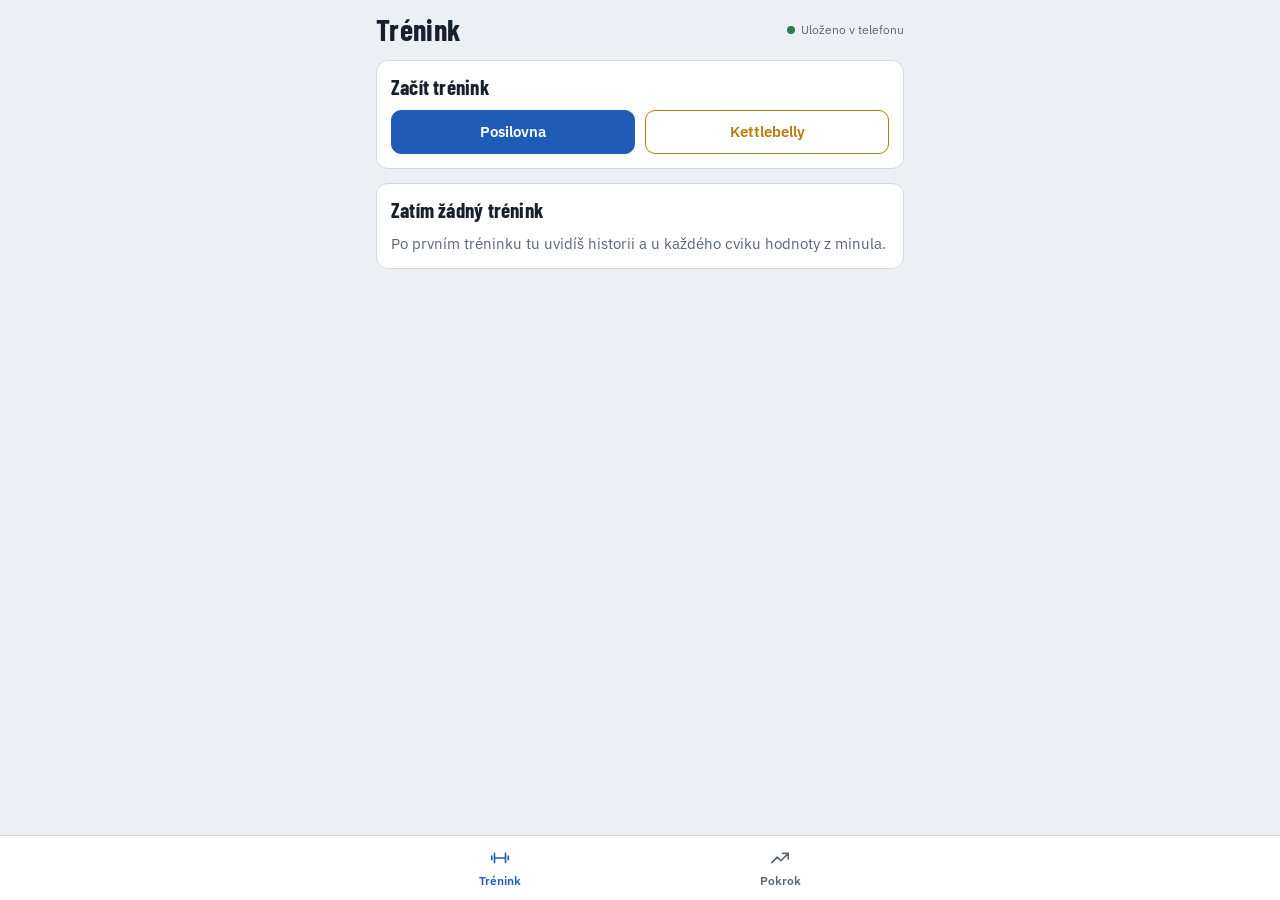
<file: static/krantzpower/index.html>
<!doctype html>
<html lang="cs">
<head>
<meta charset="utf-8">
<meta name="viewport" content="width=device-width,initial-scale=1,viewport-fit=cover">
<meta name="theme-color" content="#1F5CB8">
<link rel="manifest" href="manifest.json">
<link rel="icon" href="icon.svg" type="image/svg+xml">
<link rel="apple-touch-icon" href="icon.svg">
<meta name="apple-mobile-web-app-title" content="Krantzpower">
<title>Krantzpower</title>
<link rel="preconnect" href="https://fonts.googleapis.com">
<link rel="preconnect" href="https://fonts.gstatic.com" crossorigin>
<link rel="stylesheet" href="https://fonts.googleapis.com/css2?family=Barlow+Condensed:wght@500;600;700&family=IBM+Plex+Sans:wght@400;500;600&display=swap">
<style>
/* Layout: one phone-width column, bottom tab bar, cards only for the blocks you fill in. Colors borrow from bumper plates. */
:root{
  --bg:#ECEFF3; --surface:#FFFFFF; --sunk:#E2E6EC; --ink:#17202C; --muted:#5A6576; --line:#D3D9E1;
  --accent:#1F5CB8; --accent-soft:#DCE6F6; --on-accent:#FFFFFF;
  --kb:#B97A08; --kb-soft:#F6EBD3; --food:#2C7D52; --food-soft:#DAEEE2; --sleep:#5B4FC4; --sleep-soft:#E4E1F7;
  --warn:#B23A2E;
  --f-display:"Barlow Condensed","Roboto Condensed","Arial Narrow",sans-serif;
  --f-body:"IBM Plex Sans",system-ui,-apple-system,"Segoe UI",Roboto,sans-serif;
  --r:12px;
}
@media (prefers-color-scheme: dark){:root:not([data-theme="light"]){
  --bg:#11151B; --surface:#1A2029; --sunk:#232A35; --ink:#E6EAF0; --muted:#97A2B2; --line:#2B3340;
  --accent:#6B9BE8; --accent-soft:#22324C; --on-accent:#0E1520;
  --kb:#E8B04A; --kb-soft:#3A2F18; --food:#5BBE88; --food-soft:#1C3529; --sleep:#9D93F2; --sleep-soft:#2A2748;
  --warn:#EE7B6E; color-scheme:dark}}
:root[data-theme="dark"]{
  --bg:#11151B; --surface:#1A2029; --sunk:#232A35; --ink:#E6EAF0; --muted:#97A2B2; --line:#2B3340;
  --accent:#6B9BE8; --accent-soft:#22324C; --on-accent:#0E1520;
  --kb:#E8B04A; --kb-soft:#3A2F18; --food:#5BBE88; --food-soft:#1C3529; --sleep:#9D93F2; --sleep-soft:#2A2748;
  --warn:#EE7B6E; color-scheme:dark}

*{box-sizing:border-box}
html{padding-top:env(safe-area-inset-top,0px)}
body{margin:0}
img{max-width:100%}
[hidden]{display:none!important}
html,body{background:var(--bg);color:var(--ink)}
body{font-family:var(--f-body);font-size:15px;line-height:1.45}
main{max-width:560px;margin:0 auto;padding-inline:16px;padding-block:14px 150px}
h1,h2,h3{font-family:var(--f-display);font-weight:700;letter-spacing:.01em;margin:0;text-wrap:balance}
h1{font-size:30px;line-height:1.05}
h2{font-size:21px;line-height:1.1}
h3{font-size:17px;font-weight:600}
.eyebrow{font-size:11.5px;text-transform:uppercase;letter-spacing:.09em;color:var(--muted);font-weight:600}
.muted{color:var(--muted)}
.small{font-size:13px}
.num{font-variant-numeric:tabular-nums}
.stack{display:flex;flex-direction:column;gap:14px}
.row{display:flex;gap:8px;align-items:center;flex-wrap:wrap}
.spread{display:flex;justify-content:space-between;align-items:center;gap:10px}
.card{background:var(--surface);border:1px solid var(--line);border-radius:var(--r);padding:14px;display:flex;flex-direction:column;gap:12px;min-width:0}
.card-head{display:flex;justify-content:space-between;align-items:baseline;gap:10px}
.tag{display:inline-flex;align-items:center;gap:6px;font-size:12px;font-weight:600;padding:3px 9px;border-radius:999px;background:var(--sunk);color:var(--muted)}
.tag.sleep{background:var(--sleep-soft);color:var(--sleep)}
.tag.food{background:var(--food-soft);color:var(--food)}
.tag.kb{background:var(--kb-soft);color:var(--kb)}
.tag.gym{background:var(--accent-soft);color:var(--accent)}

button{font:inherit;color:inherit;cursor:pointer}
button:focus-visible,input:focus-visible,textarea:focus-visible,select:focus-visible{outline:2px solid var(--accent);outline-offset:2px}
.btn{border:1px solid var(--line);background:var(--surface);border-radius:10px;padding:10px 14px;font-weight:600;min-height:44px}
.btn.primary{background:var(--accent);border-color:var(--accent);color:var(--on-accent)}
.btn.ghost{background:transparent}
.btn.danger{color:var(--warn)}
.btn.block{width:100%}
.btn:disabled{opacity:.5;cursor:default}
.icon-btn{border:1px solid var(--line);background:var(--surface);border-radius:10px;width:44px;height:44px;display:inline-grid;place-items:center;font-size:20px;line-height:1}

label.f{display:flex;flex-direction:column;gap:5px;font-size:13px;color:var(--muted);font-weight:500;min-width:0}
input[type=time],input[type=number],input[type=text],textarea,select{font:inherit;color:var(--ink);background:var(--sunk);border:1px solid transparent;border-radius:9px;padding:10px 11px;min-height:44px;width:100%;min-width:0}
textarea{min-height:64px;resize:vertical}
.grid2{display:grid;grid-template-columns:1fr 1fr;gap:10px}

/* rating 1-5 */


.datebar{display:flex;align-items:center;gap:10px}
.datebar .mid{flex:1;text-align:center;min-width:0}
.bignum{font-family:var(--f-display);font-weight:700;font-size:34px;line-height:1;font-variant-numeric:tabular-nums}
.bignum small{font-size:16px;font-weight:600;color:var(--muted);margin-left:3px}

.status{font-size:12px;color:var(--muted);display:flex;align-items:center;gap:6px}
.dot{width:8px;height:8px;border-radius:50%;background:var(--food);display:inline-block}
.dot.off{background:var(--muted)}
.dot.err{background:var(--warn)}
.note{font-size:13px;color:var(--muted);background:var(--sunk);border-radius:10px;padding:10px 12px}

/* workout */
.ex{display:flex;flex-direction:column;gap:8px}
.sets{display:flex;flex-direction:column;gap:6px}
.set{display:grid;grid-template-columns:22px 1fr 1fr 44px 34px;gap:6px;align-items:center}
.set .n{font-family:var(--f-display);font-weight:600;color:var(--muted);text-align:center}
.set input{text-align:center;padding:8px 4px}
.set .chk{width:44px;height:44px;border-radius:10px;border:1px solid var(--line);background:var(--surface);font-size:18px}
.set .chk[aria-pressed="true"]{background:var(--food);border-color:var(--food);color:var(--on-accent)}
.set .x{border:0;background:transparent;color:var(--muted);font-size:18px;height:44px}
.set-head{display:grid;grid-template-columns:22px 1fr 1fr 44px 34px;gap:6px;font-size:11.5px;color:var(--muted);text-transform:uppercase;letter-spacing:.06em;text-align:center}
.prev{font-size:12.5px;color:var(--muted)}
.rosen{background:var(--kb-soft);color:var(--ink);border-radius:9px;padding:8px 11px;font-size:14px}
.pr{font-size:11px;font-weight:700;color:var(--kb);text-transform:uppercase;letter-spacing:.06em}
.picker{display:flex;flex-direction:column;gap:10px}
.chips{display:flex;flex-wrap:wrap;gap:6px}
.chip{border:1px solid var(--line);background:var(--surface);border-radius:999px;padding:8px 13px;font-size:14px;min-height:40px}
.chip.kbc{border-color:var(--kb);color:var(--kb)}
.hist{border-top:1px solid var(--line);padding-top:10px}
details>summary{cursor:pointer;list-style:none}
details>summary::-webkit-details-marker{display:none}
.histline{font-size:13px;color:var(--muted)}

/* rest timer */
.timer{position:fixed;left:0;right:0;bottom:calc(64px + env(safe-area-inset-bottom,0px));display:flex;justify-content:center;pointer-events:none;padding-inline:16px}
.timer .in{pointer-events:auto;max-width:528px;width:100%;background:var(--ink);color:var(--bg);border-radius:12px;padding:8px 10px;display:flex;align-items:center;gap:8px;box-shadow:0 6px 20px rgba(0,0,0,.18)}
.timer .t{font-family:var(--f-display);font-size:26px;font-weight:700;min-width:64px;font-variant-numeric:tabular-nums}
.timer button{background:transparent;border:1px solid color-mix(in srgb,var(--bg) 35%,transparent);color:var(--bg);border-radius:8px;padding:6px 9px;font-size:13px;min-height:36px}
.timer.done .in{background:var(--food)}

/* week */

/* charts */
.chart{width:100%;height:auto;display:block}
.chart .grid{stroke:var(--line);stroke-width:1}
.chart .axis{fill:var(--muted);font-size:10px;font-family:var(--f-body)}
.chart .ln{fill:none;stroke:var(--accent);stroke-width:2.2;stroke-linejoin:round;stroke-linecap:round}
.chart .ln2{fill:none;stroke:var(--kb);stroke-width:2.2;stroke-linejoin:round}
.chart .pt{fill:var(--accent)}
.chart .pt2{fill:var(--surface);stroke:var(--muted);stroke-width:1.3}
.chart .area{fill:var(--accent-soft)}
.chart .end{fill:var(--accent);stroke:var(--surface);stroke-width:2}
.legend{display:flex;gap:14px;font-size:12px;color:var(--muted);flex-wrap:wrap}
.legend i{display:inline-block;width:14px;height:3px;border-radius:2px;vertical-align:middle;margin-right:5px}
table.t{width:100%;border-collapse:collapse;font-size:13.5px}
table.t td,table.t th{padding:7px 4px;border-bottom:1px solid var(--line);text-align:left}
table.t th{font-size:11.5px;color:var(--muted);text-transform:uppercase;letter-spacing:.06em;font-weight:600}
table.t td.r,table.t th.r{text-align:right;font-variant-numeric:tabular-nums}

/* tabs */
nav.tabs{position:fixed;left:0;right:0;bottom:0;background:var(--surface);border-top:1px solid var(--line);padding-bottom:env(safe-area-inset-bottom,0px);z-index:5}
nav.tabs .in{max-width:560px;margin:0 auto;display:grid;grid-template-columns:repeat(2,1fr)}
nav.tabs button{border:0;background:transparent;min-height:64px;display:flex;flex-direction:column;align-items:center;justify-content:center;gap:3px;font-size:12px;font-weight:600;color:var(--muted)}
nav.tabs button svg{width:22px;height:22px;stroke:currentColor;fill:none;stroke-width:1.8;stroke-linecap:round;stroke-linejoin:round}
nav.tabs button[aria-current="page"]{color:var(--accent)}
.confirm{display:flex;gap:8px;flex-wrap:wrap}
@media (prefers-reduced-motion:reduce){*{transition:none!important;animation:none!important}}
</style>
</head>
<body>
<main id="app">
  <div class="stack">
    <div class="spread"><h1>Krantzpower</h1><span class="status"><span class="dot off"></span>Načítám…</span></div>
    <div class="card"><p class="muted" style="margin:0">Série zapisuješ v posilovně, pokrok se poskládá sám.</p></div>
  </div>
</main>
<div class="timer" id="timer" hidden></div>
<nav class="tabs" aria-label="Sekce"><div class="in">
  <button data-tab="workout" aria-current="page"><svg viewBox="0 0 24 24"><path d="M6 7v10M18 7v10M3 10v4M21 10v4M6 12h12"/></svg>Trénink</button>
  <button data-tab="progress"><svg viewBox="0 0 24 24"><path d="M3 17l6-6 4 4 8-8M15 7h6v6"/></svg>Pokrok</button>
</div></nav>

<script>
(() => {
"use strict";
/* ---------- catalog ---------- */
const BASE_EX = [
  {id:"bench", n:"Bench press", u:"reps", g:"gym"},
  {id:"dbpress", n:"Tlaky s jednoručkami", u:"reps", g:"gym"},
  {id:"fly", n:"Motýlek", u:"reps", g:"gym"},
  {id:"row2", n:"Rows obouruč", u:"reps", g:"gym"},
  {id:"row1", n:"Rows jednoruč", u:"reps", g:"gym"},
  {id:"squat", n:"Dřepy", u:"reps", g:"gym"},
  {id:"dl", n:"Deadlift", u:"reps", g:"gym"},
  {id:"ohp", n:"Overhead press", u:"reps", g:"gym"},
  {id:"calf", n:"Zvedání na lýtka", u:"reps", g:"gym"},
  {id:"hang", n:"Vis", u:"sec", g:"gym"},
  {id:"farmer", n:"Farmers walk", u:"m", g:"gym"},
  {id:"kbohp", n:"Kettlebell overhead", u:"reps", g:"kb"},
  {id:"tgu", n:"TGU", u:"reps", g:"kb"},
  {id:"cmv6w8vlm", n:"Leg press", u:"reps", g:"gym"},
  {id:"cmv6w9913", n:"Vykopávání", u:"reps", g:"gym"},
  {id:"cmv6whwdz", n:"Výpad", u:"reps", g:"gym"},
  {id:"cmvb6bcyv", n:"Rozpažování s jednoručkami", u:"reps", g:"gym"},
  {id:"cmvhw3z39", n:"Rozpažování na lavici", u:"reps", g:"gym"},
  {id:"cmvhugu1j", n:"Lateral široký", u:"reps", g:"gym"},
  {id:"cmvhw4jjl", n:"Kladívkový zdvih", u:"reps", g:"gym"},
  {id:"cmvl0f0dj", n:"Zvedání lýtek s převodem", u:"reps", g:"gym"},
  {id:"cmvl0l04g", n:"Abduktor roznožování", u:"reps", g:"gym"},
  {id:"cmvl0u9v8", n:"Adduktor snožování", u:"reps", g:"gym"},
  {id:"cmvl1cdgl", n:"Back extension", u:"reps", g:"gym"},
  {id:"cmvb6cail", n:"Brouk", u:"reps", g:"gym"},
  {id:"cmvhuhgy2", n:"Sed-leh", u:"reps", g:"gym"},
  {id:"cmvb6cw8n", n:"Vysoký spor s přesunem kettlebellu", u:"reps", g:"kb"},
];
const EX_ALIASES = {cmvhw5adp:"cmvhuhgy2"};
const UNIT = {reps:{a:"kg",b:"opak."}, sec:{a:"kg",b:"s"}, m:{a:"kg",b:"m"}};
const WD = ["ne","po","út","st","čt","pá","so"];
const KIND = {gym:"Posilovna", kb:"Kettlebelly"};

/* ---------- state ---------- */
const S = {
  days:{}, workouts:{}, summaries:{}, custom:[],
  mode:"loading", saveState:"idle",
  tab:"workout",
  progEx:null, picker:false, discardArm:false,
};
let backend = null;
const rendered = {workout:null};

/* ---------- dates ---------- */
function iso(d){ const z=n=>String(n).padStart(2,"0"); return d.getFullYear()+"-"+z(d.getMonth()+1)+"-"+z(d.getDate()); }
function parse(s){ const [y,m,d]=s.split("-").map(Number); return new Date(y,m-1,d); }
function addDays(s,n){ const d=parse(s); d.setDate(d.getDate()+n); return iso(d); }
function short(s){ const d=parse(s); return d.getDate()+". "+(d.getMonth()+1)+"."; }
function wd(s){ return WD[parse(s).getDay()]; }
function today(){ return iso(new Date()); }

/* ---------- format ---------- */
function fmt(n,dec=1){ if(n==null||!isFinite(n)) return "–"; return Number(n).toLocaleString("cs-CZ",{minimumFractionDigits:0,maximumFractionDigits:dec}); }
function esc(s){ return String(s??"").replace(/[&<>"']/g,c=>({"&":"&amp;","<":"&lt;",">":"&gt;",'"':"&quot;","'":"&#39;"}[c])); }
function avg(a){ const v=a.filter(x=>x!=null&&isFinite(x)); return v.length? v.reduce((s,x)=>s+x,0)/v.length : null; }
function num(v){ if(v===""||v==null) return null; const n=parseFloat(String(v).replace(",",".")); return isFinite(n)? n : null; }

/* ---------- exercises ---------- */
function allEx(){ const base=new Set(BASE_EX.map(e=>e.id)); return BASE_EX.concat((S.custom||[]).filter(e=>!base.has(e.id)&&!EX_ALIASES[e.id])); }
function exById(id){ id=EX_ALIASES[id]||id; return allEx().find(e=>e.id===id) || {id, n:id, u:"reps", g:"gym"}; }
function e1rm(w,r){ if(!w||!r) return null; if(r===1) return w; return w*(1+Math.min(r,12)/30); }
function setScore(ex,s){ const w=num(s.w), r=num(s.r); if(ex.u==="reps") return e1rm(w,r); if(r==null) return null; return (w||0)>0 ? w*1000+r : r; }
function setLabel(ex,s){
  const w=num(s.w), r=num(s.r); if(w==null&&r==null) return null;
  if(ex.u==="reps") return (w!=null?fmt(w):"–")+"×"+(r!=null?fmt(r,0):"–");
  if(ex.u==="sec") return (w?fmt(w)+" kg · ":"")+(r!=null?fmt(r,0)+" s":"–");
  return (w?fmt(w)+" kg · ":"")+(r!=null?fmt(r,0)+" m":"–");
}
function doneWorkouts(){ return Object.values(S.workouts).filter(w=>w.status==="done").sort((a,b)=>(a.date+(a.startedAt||"")).localeCompare(b.date+(b.startedAt||""))); }
function activeWorkout(){ const a=Object.values(S.workouts).filter(w=>w.status==="active").sort((a,b)=>(b.startedAt||"").localeCompare(a.startedAt||"")); return a[0]||null; }
function lastFor(exId, beforeId){
  const list=doneWorkouts().filter(w=>w.id!==beforeId).reverse();
  for(const w of list){ const it=(w.items||[]).find(i=>i.ex===exId); if(it && it.sets.some(s=>num(s.r)!=null)) return {w, it}; }
  return null;
}
function bestBefore(exId, beforeId){
  const ex=exById(exId); let best=null;
  for(const w of doneWorkouts()){ if(w.id===beforeId) continue; for(const it of (w.items||[])) if(it.ex===exId) for(const s of it.sets){ const sc=setScore(ex,s); if(sc!=null&&(best==null||sc>best)) best=sc; } }
  return best;
}

/* ---------- backend ---------- */
const writers = {};
function isPending(path){ const w=writers[path]; return !!(w&&(w.timer||w.running)); }
function scheduleWrite(path, getBody, delay=600){
  const w = writers[path] || (writers[path]={timer:null,running:false,again:false});
  clearTimeout(w.timer); setSave("pending");
  w.timer=setTimeout(()=>{ w.timer=null; flush(path,getBody); }, delay);
}
async function flush(path,getBody){
  const w=writers[path]; if(w.running){ w.again=true; return; }
  w.running=true;
  try{ const body=getBody(); if(body===null) await backend.del(path); else await backend.set(path, body); setSave("ok"); }
  catch(e){ setSave("err", e); }
  w.running=false;
  if(w.again){ w.again=false; flush(path,getBody); }
}
function setSave(st, e){
  S.saveState=st; if(e) console.warn("save failed", e);
  const el=document.getElementById("savestate"); if(el) el.innerHTML=statusHtml();
}
function statusHtml(){
  if(S.mode==="loading") return '<span class="dot off"></span>Načítám…';
  if(S.saveState==="err") return '<span class="dot err"></span>Neuloženo, zkus to znovu';
  if(S.saveState==="pending") return '<span class="dot off"></span>Ukládám…';
  return '<span class="dot"></span>Uloženo v telefonu';
}

function localBackend(){
  const KEY="kondicni-denik-v1"; let data={days:{},workouts:{},config:{}};
  try{ const raw=localStorage.getItem(KEY); if(raw) data=Object.assign(data, JSON.parse(raw)); }catch(e){}
  const save=()=>{ try{ localStorage.setItem(KEY, JSON.stringify(data)); return true; }catch(e){ return false; } };
  const apply=()=>{ onDays(Object.assign({},data.days)); onWorkouts(Object.assign({},data.workouts)); onSummaries(Object.assign({},data.summaries||{})); onConfig(data.config.exercises||null); };
  setTimeout(apply,0);
  return {
    async set(path, body){ const [c,id]=path.split("/"); (data[c]||(data[c]={}))[id]=JSON.parse(JSON.stringify(body)); if(!save()) throw new Error("storage"); },
    async del(path){ const [c,id]=path.split("/"); if(data[c]) delete data[c][id]; save(); },
    importAll(obj){
      let nd=0, nw=0;
      for(const [k,v] of Object.entries(obj.days||{})){ if(!/^\d{4}-\d{2}-\d{2}$/.test(k)||!v||typeof v!=="object") continue; const cur=data.days[k]; if(!cur || (v.updatedAt||"")>(cur.updatedAt||"")){ data.days[k]=v; nd++; } }
      for(const [k,v] of Object.entries(obj.workouts||{})){ if(!v||typeof v!=="object"||!Array.isArray(v.items)) continue; if(!data.workouts[k]){ data.workouts[k]=v; nw++; } }
      for(const [k,v] of Object.entries(obj.summaries||{})){ if(!v||typeof v!=='object') continue; data.summaries=data.summaries||{}; if(!data.summaries[k]) data.summaries[k]=v; }
      if(Array.isArray(obj.customExercises)){ const have=new Set(((data.config.exercises||{}).custom||[]).map(e=>e.id)); const add=obj.customExercises.filter(e=>e&&e.id&&!have.has(e.id)); data.config.exercises={custom:((data.config.exercises||{}).custom||[]).concat(add)}; }
      save(); apply(); return {nd, nw};
    },
  };
}
function stable(o){ return JSON.stringify(o, (k,v)=> v&&typeof v==="object"&&!Array.isArray(v)? Object.keys(v).sort().reduce((a,k2)=>(a[k2]=v[k2],a),{}) : v); }
function clone(o){ return JSON.parse(JSON.stringify(o)); }
function onDays(o){
  const next={};
  for(const [k,v] of Object.entries(o)) next[k]=clone(v);
  for(const k of Object.keys(S.days)) if(isPending("days/"+k)) next[k]=S.days[k];
  S.days=next; if(S.mode==="loading"){ } refresh("days");
}
function onWorkouts(o){
  const next={};
  for(const [k,v] of Object.entries(o)) next[k]=clone(v);
  for(const k of Object.keys(S.workouts)) if(isPending("workouts/"+k)) next[k]=S.workouts[k];
  S.workouts=next; refresh("workouts");
}
function onSummaries(o){ const next={}; for(const [k,v] of Object.entries(o)) next[k]=clone(v); for(const k of Object.keys(S.summaries)) if(isPending("summaries/"+k)) next[k]=S.summaries[k]; S.summaries=next; }
function onConfig(c){ if(isPending("config/exercises")) return; S.custom = (c&&Array.isArray(c.custom))? clone(c.custom) : []; refresh("config"); }

let readyMarked=false;
function refresh(what){
  if(S.mode==="loading") return;
  if(!readyMarked){ readyMarked=true; render(); return; }
  const st=document.getElementById("savestate"); if(st) st.innerHTML=statusHtml();
  if(S.tab==="workout"){ if(workoutSig()!==rendered.workout) render(); }
  else render();
}
function workoutSig(){ const a=activeWorkout(); return stable(a)+"|"+Object.keys(S.workouts).length+"|"+S.custom.length; }

function boot(){
  S.mode="local"; backend=localBackend();
  try{ if(navigator.storage && navigator.storage.persist) navigator.storage.persist(); }catch(e){}
  render();
}

/* ---------- measurements ---------- */
function saveMeasure(date, weight, waist){
  const d=S.days[date] || {date}; d.date=date; d.updatedAt=new Date().toISOString();
  d.weight=weight; d.waist=waist;
  if(weight==null && waist==null && Object.keys(d).length<=3){ delete S.days[date]; scheduleWrite("days/"+date, ()=>null, 50); return; }
  S.days[date]=d; scheduleWrite("days/"+date, ()=>S.days[date], 50);
}

/* ---------- render ---------- */
const app=document.getElementById("app");
function render(){
  document.querySelectorAll("nav.tabs button").forEach(b=>b.setAttribute("aria-current", b.dataset.tab===S.tab?"page":"false"));
  const head = `<div class="spread"><h1>${{workout:"Trénink",progress:"Pokrok"}[S.tab]||"Trénink"}</h1><span class="status" id="savestate" role="status">${statusHtml()}</span></div>`;
  let body="";
  if(S.tab==="workout") body=viewWorkout();
  else body=viewProgress();
  app.innerHTML = `<div class="stack">${head}${body}</div>`;
  if(S.tab==="workout") rendered.workout = workoutSig();
  updateTimerBar(); manageWakeLock();
}

const EQUIV=[["rohlík",0.043],["kostka másla",0.25],["plný půllitr piva",0.9],["vánoční kapr",2.5],["cihla",3.2],["kočka",4.5],["zlatá cihla",12.4],["olympijská osa",20],["kettlebell 24 kg",24],["pytel brambor",25],["labrador",32],["sud piva 50 l",62],["pračka",75],["dospělý člověk",80],["hokejový brankář v plné výstroji",110],["prase domácí",120],["sumo zápasník",150],["motorka Jawa 350",155],["gorila",160],["pianino",220],["medvěd hnědý",250],["koncertní křídlo",480],["kůň",500],["Trabant",615],["kráva",650],["žirafa",1200],["Škoda Octavia",1400],["hroch",1500],["nosorožec",2300],["slon africký",6000],["tramvaj Tatra T3",16000],["tank T-72",41500],["modrá velryba",150000]]; function tonnage(w){ let t=0; for(const it of (w.items||[])){ const ex=exById(it.ex); for(const s of it.sets){ const kg=num(s.w), r=num(s.r); if(kg==null||kg<=0) continue; t+= ex.u==="reps" ? kg*(r||0) : kg; } } return t; } function seeded(str){ let h=2166136261; for(const c of str){ h^=c.charCodeAt(0); h=Math.imul(h,16777619); } return ()=>{ h+=0x6D2B79F5; let x=Math.imul(h^(h>>>15),1|h); x^=x+Math.imul(x^(x>>>7),61|x); return ((x^(x>>>14))>>>0)/4294967296; }; } function equivalents(t,seed){ const rnd=seeded(seed); const c=EQUIV.map(([n,kg])=>({n,kg,r:t/kg})).filter(x=>x.r>=0.08&&x.r<=20000); if(c.length<=5) return c; const out=[]; const step=c.length/5; for(let i=0;i<5;i++){ const lo=Math.floor(i*step), hi=Math.max(lo,Math.floor((i+1)*step)-1); out.push(c[lo+Math.floor(rnd()*(hi-lo+1))]); } return out; } function fmtRatio(r){ return r<1? fmt(r,2) : r<10? fmt(r,1) : fmt(Math.round(r),0); } const ROSEN_KG=6.5; const ROSEN_SAYS=["Rosenkrantz ti fandí","Rosenkrantz je zklamaný","Rosenkrantz vrní","Rosenkrantz tě miluje","Rosenkrantz chce víc"]; function buildSummary(w){ const t=tonnage(w); const rnd=seeded(w.id+"r"); return {id:w.id, date:w.date, kind:w.kind, kg:Math.round(t), equiv:(t>0?equivalents(t,w.id):[]).map(x=>({n:x.n,r:Math.round(x.r*100)/100})), rosen:Math.round(t/ROSEN_KG*10)/10, says:ROSEN_SAYS[Math.floor(rnd()*ROSEN_SAYS.length)], createdAt:new Date().toISOString()}; } function saveSummary(w){ const sm=buildSummary(w); S.summaries[w.id]=sm; scheduleWrite("summaries/"+w.id, ()=>S.summaries[w.id]||null, 50); return sm; } function rosenLine(sm){ return `<div class="rosen"><b class="num">${fmtRatio(sm.rosen)} ×</b> Rosenkrantz <span class="muted small">(${fmt(ROSEN_KG)} kg)</span> · <i>${esc(sm.says)}</i></div>`; } function summaryCard(id){ const w=S.workouts[id]; if(!w||w.status!=="done") return ""; const sm=S.summaries[id]||saveSummary(w); return `<section class="card" style="border-color:var(--accent)"><div class="card-head"><div><div class="eyebrow">Hotovo · ${KIND[w.kind]||"Trénink"}</div><h2>Dnes přemístěno</h2></div><button class="btn ghost small" data-act="closesum" style="min-height:32px;padding:4px 8px">Zavřít</button></div><span class="bignum">${fmt(sm.kg,0)}<small>kg</small></span>${rosenLine(sm)}${sm.equiv.length?`<div class="muted small">A taky zhruba:</div><ul style="margin:0;padding-left:18px;display:flex;flex-direction:column;gap:5px">${sm.equiv.map(x=>`<li><b class="num">${fmtRatio(x.r)} ×</b> ${esc(x.n)}</li>`).join("")}</ul>`:`<p class="muted small" style="margin:0">Dnes jen s vlastní vahou, tak se nepočítá.</p>`}<p class="muted small" style="margin:0">Součet váha × opakování přes všechny série. Shrnutí najdeš i v Pokroku.</p></section>`; } function summariesSection(){ const list=Object.values(S.summaries).sort((a,b)=>(b.date+(b.createdAt||"")).localeCompare(a.date+(a.createdAt||""))); if(!list.length) return ""; const total=list.reduce((n,x)=>n+(x.kg||0),0); return `<section class="card"><div class="card-head"><h2>Přemístěno</h2><span class="muted small num">celkem ${fmt(total,0)} kg · ${fmtRatio(total/ROSEN_KG)} × Rosenkrantz</span></div>${list.map(sm=>`<details class="hist"><summary class="spread"><span><span class="tag ${sm.kind==="kb"?"kb":"gym"}">${KIND[sm.kind]||"Trénink"}</span> <b>${wd(sm.date)} ${short(sm.date)}</b></span><span class="num"><b>${fmt(sm.kg,0)} kg</b></span></summary><div class="stack" style="gap:6px;margin-top:8px">${rosenLine(sm)}${sm.equiv.length?`<ul style="margin:0;padding-left:18px;display:flex;flex-direction:column;gap:4px" class="small">${sm.equiv.map(x=>`<li><b class="num">${fmtRatio(x.r)} ×</b> ${esc(x.n)}</li>`).join("")}</ul>`:""}</div></details>`).join("")}</section>`; } 
function viewWorkout(){
  const a=activeWorkout();
  if(a) return viewActive(a);
  const done=doneWorkouts().reverse();
  const last=done[0];
  const start = `<section class="card"><h2>Začít trénink</h2>
    <div class="grid2">
      <button class="btn primary" data-act="start" data-kind="gym">Posilovna</button>
      <button class="btn" data-act="start" data-kind="kb" style="border-color:var(--kb);color:var(--kb)">Kettlebelly</button>
    </div>
    ${last?`<button class="btn block ghost" data-act="repeat" data-id="${last.id}">Zopakovat poslední: ${KIND[last.kind]||""}, ${wd(last.date)} ${short(last.date)}</button>`:""}
  </section>`;
  const hist = done.length? `<section class="card"><h2>Poslední tréninky</h2>${done.slice(0,12).map(w=>histItem(w)).join("")}</section>`
    : `<section class="card"><h2>Zatím žádný trénink</h2><p class="muted" style="margin:0">Po prvním tréninku tu uvidíš historii a u každého cviku hodnoty z minula.</p></section>`;
  return (S.justDone?summaryCard(S.justDone):"")+start+hist;
}
function histItem(w){
  const items=(w.items||[]).filter(i=>i.sets.some(s=>num(s.r)!=null));
  const sets=items.reduce((n,i)=>n+i.sets.filter(s=>num(s.r)!=null).length,0);
  return `<details class="hist"><summary class="spread"><span><span class="tag ${w.kind==="kb"?"kb":"gym"}">${KIND[w.kind]||"Trénink"}</span> <b>${wd(w.date)} ${short(w.date)}</b></span><span class="muted small num">${items.length} cviků · ${sets} sérií · ${fmt(Math.round(tonnage(w)),0)} kg</span></summary>
    <div class="stack" style="gap:6px;margin-top:8px">${items.map(i=>{const ex=exById(i.ex);return `<div class="histline"><b style="color:var(--ink)">${esc(ex.n)}</b> ${i.sets.map(s=>setLabel(ex,s)).filter(Boolean).join(" · ")}</div>`;}).join("")}
    ${w.note?`<div class="histline">${esc(w.note)}</div>`:""}
    <div class="confirm"><button class="btn ghost small" data-act="reopen" data-id="${w.id}">Upravit</button></div></div></details>`;
}
function viewActive(w){
  const items=w.items||[];
  const started = w.startedAt? new Date(w.startedAt) : null;
  const cards = items.map((it,i)=>{
    const ex=exById(it.ex); const u=UNIT[ex.u]||UNIT.reps;
    const prev=lastFor(it.ex, w.id); const best=bestBefore(it.ex, w.id);
    const prevTxt = prev? `Minule (${short(prev.w.date)}): ${prev.it.sets.map(s=>setLabel(ex,s)).filter(Boolean).join(" · ")}` : "Poprvé";
    return `<section class="card ex" data-item="${i}">
      <div class="card-head"><h3>${esc(ex.n)}</h3><button class="btn ghost small" data-act="rmitem" data-i="${i}" aria-label="Odebrat cvik ${esc(ex.n)}" style="min-height:32px;padding:4px 8px">Odebrat</button></div>
      <div class="prev">${prevTxt}</div>
      <div class="set-head"><span>#</span><span>${u.a}</span><span>${u.b}</span><span></span><span></span></div>
      <div class="sets">${it.sets.map((s,j)=>{
        const sc=setScore(ex,s); const isPr = s.done && sc!=null && best!=null && sc>best;
        return `<div class="set"><span class="n">${j+1}</span>
          <input type="number" inputmode="decimal" step="0.5" id="w-${w.id}-${i}-${j}-w" data-set="w" data-i="${i}" data-j="${j}" value="${s.w??""}" aria-label="${u.a}, série ${j+1}">
          <input type="number" inputmode="numeric" step="1" id="w-${w.id}-${i}-${j}-r" data-set="r" data-i="${i}" data-j="${j}" value="${s.r??""}" aria-label="${u.b}, série ${j+1}">
          <button class="chk" data-act="check" data-i="${i}" data-j="${j}" aria-pressed="${!!s.done}" aria-label="Série hotová">✓</button>
          <button class="x" data-act="rmset" data-i="${i}" data-j="${j}" aria-label="Smazat sérii">×</button>
        </div>${isPr?`<div class="pr" style="padding-left:28px">Nový rekord</div>`:""}`;}).join("")}</div>
      <button class="btn ghost" data-act="addset" data-i="${i}">+ Série</button>
    </section>`;
  }).join("");
  const picker = S.picker ? pickerHtml(w) : `<button class="btn block" data-act="openpicker">+ Přidat cvik</button>`;
  const discard = S.discardArm
    ? `<div class="confirm"><button class="btn danger" data-act="discard2">Opravdu smazat trénink</button><button class="btn ghost" data-act="discard0">Nechat</button></div>`
    : `<button class="btn ghost danger" data-act="discard1">Zahodit trénink</button>`;
  return `<section class="card"><div class="card-head"><div><div class="eyebrow">${wd(w.date)} ${short(w.date)}${started?" · začátek "+started.toLocaleTimeString("cs-CZ",{hour:"2-digit",minute:"2-digit"}):""}</div><h2>${KIND[w.kind]||"Trénink"}</h2></div><span class="bignum num" id="elapsed" style="font-size:26px">${elapsed(w)}</span></div></section>
    ${cards}
    ${picker}
    <label class="f">Poznámka k tréninku<textarea id="w-note" data-wnote placeholder="Jak to šlo, co bolelo, co příště">${esc(w.note||"")}</textarea></label>
    <button class="btn primary block" data-act="finish">Dokončit trénink</button>
    ${discard}`;
}
function elapsed(w){ if(!w.startedAt) return ""; const m=Math.max(0,Math.floor((Date.now()-new Date(w.startedAt))/60000)); return Math.floor(m/60)+":"+String(m%60).padStart(2,"0"); }
function pickerHtml(w){
  const used=new Set((w.items||[]).map(i=>i.ex));
  const grp=(g,title,cls)=>{ const list=allEx().filter(e=>(e.g||"gym")===g && !used.has(e.id)); if(!list.length) return ""; return `<div class="eyebrow">${title}</div><div class="chips">${list.map(e=>`<button class="chip ${cls}" data-act="addex" data-ex="${e.id}">${esc(e.n)}</button>`).join("")}</div>`; };
  return `<section class="card picker"><div class="card-head"><h3>Přidat cvik</h3><button class="btn ghost small" data-act="closepicker" style="min-height:32px;padding:4px 8px">Zavřít</button></div>
    ${grp(w.kind==="kb"?"kb":"gym", w.kind==="kb"?"Kettlebell":"Posilovna", w.kind==="kb"?"kbc":"")}
    ${grp(w.kind==="kb"?"gym":"kb", w.kind==="kb"?"Posilovna":"Kettlebell", w.kind==="kb"?"":"kbc")}
    ${grp("custom","Vlastní","")}
    <div class="eyebrow">Nový cvik</div>
    <div class="row"><input type="text" id="newex-name" placeholder="Název, třeba Swing" style="flex:2 1 160px"><select id="newex-unit" style="flex:1 1 110px"><option value="reps">kg × opak.</option><option value="sec">sekundy</option><option value="m">metry</option></select><button class="btn" data-act="newex">Přidat</button></div>
  </section>`;
}

/* ---------- backup ---------- */
function lastBackup(){ try{ return localStorage.getItem("kondicni-denik-backup")||null; }catch(e){ return null; } }
function backupAgeDays(){ const b=lastBackup(); if(!b) return null; return Math.floor((Date.now()-new Date(b))/864e5); }
function hasData(){ return Object.keys(S.days).length+Object.keys(S.workouts).length>0; }
function backupCard(context){
  const age=backupAgeDays();
  const when = age==null? "Zatím žádná záloha." : age===0? "Poslední záloha dnes." : age===1? "Poslední záloha včera." : `Poslední záloha před ${age} dny.`;
  return `<section class="card"><div class="card-head"><h2>Záloha</h2><span class="muted small">${when}</span></div>
    <p class="muted small" style="margin:0">Data jsou jen v tomhle telefonu. Soubor zálohy si občas ulož na Drive; stejným místem ho nahraješ zpátky.</p>
    <div class="row"><button class="btn primary" data-act="export">Stáhnout zálohu</button>${context==="data"?`<label class="btn" for="importfile" style="display:inline-flex;align-items:center">Nahrát zálohu</label><input type="file" id="importfile" accept=".json,application/json" hidden>`:""}</div>
    <span class="muted small" id="exportmsg"></span></section>`;
}
/* ---------- progress ---------- */
function viewProgress(){
  const dw=doneWorkouts();
  const used=[...new Set(dw.flatMap(w=>(w.items||[]).map(i=>i.ex)))];
  if(!S.progEx || !used.includes(S.progEx)) S.progEx=used[0]||null;
  let exSection;
  if(!S.progEx){ exSection=`<section class="card"><h2>Síla</h2><p class="muted" style="margin:0">Po prvních trénincích tu bude graf pro každý cvik.</p></section>`; }
  else {
    const ex=exById(S.progEx);
    const pts=[]; for(const w of dw){ const it=(w.items||[]).find(i=>i.ex===ex.id); if(!it) continue; let best=null,bestSet=null; for(const s of it.sets){ const sc=setScore(ex,s); if(sc!=null&&(best==null||sc>best)){best=sc;bestSet=s;} } if(best!=null) pts.push({x:w.date,y: ex.u==="reps"? best : num(bestSet.r), s:bestSet}); }
    const yl = ex.u==="reps"?"odhad 1RM (kg)": ex.u==="sec"?"nejdelší vis (s)":"nejdelší vzdálenost (m)";
    exSection=`<section class="card"><div class="card-head"><h2>Síla</h2></div>
      <label class="f">Cvik<select id="prog-ex" data-progex>${used.map(id=>`<option value="${id}" ${id===S.progEx?"selected":""}>${esc(exById(id).n)}</option>`).join("")}</select></label>
      ${pts.length>=2? lineChart(pts.map(p=>({x:p.x,y:p.y})), {}) : `<p class="muted small" style="margin:0">Graf se ukáže od druhého tréninku s tímhle cvikem.</p>`}
      <div class="legend"><span><i style="background:var(--accent)"></i>${yl}, nejlepší série v tréninku</span></div>
      <table class="t"><thead><tr><th>Datum</th><th>Nejlepší série</th>${ex.u==="reps"?'<th class="r">1RM odhad</th>':""}</tr></thead><tbody>
      ${pts.slice(-8).reverse().map(p=>`<tr><td>${wd(p.x)} ${short(p.x)}</td><td>${setLabel(ex,p.s)}</td>${ex.u==="reps"?`<td class="r">${fmt(p.y)}</td>`:""}</tr>`).join("")}
      </tbody></table></section>`;
  }
  const wpts=Object.values(S.days).filter(d=>num(d.weight)!=null).sort((a,b)=>a.date.localeCompare(b.date)).map(d=>({x:d.date,y:num(d.weight)}));
  const avgPts=wpts.map(p=>{ const from=addDays(p.x,-6); const win=wpts.filter(q=>q.x>=from&&q.x<=p.x); return {x:p.x,y:avg(win.map(q=>q.y))}; });
  const weightSec = `<section class="card"><h2>Váha</h2>${wpts.length>=2? lineChart(avgPts,{raw:wpts}) + `<div class="legend"><span><i style="background:var(--accent)"></i>průměr za 7 dní</span><span><i style="background:var(--muted);height:6px;width:6px;border-radius:50%"></i>jednotlivá vážení</span></div>` : `<p class="muted" style="margin:0">${wpts.length?"Zatím jedno vážení: "+fmt(wpts[0].y)+" kg. Graf se ukáže od druhého.":"Váhu zapíšeš níž v Mírách."}</p>`}</section>`;
  const spts=Object.values(S.days).filter(d=>num(d.waist)!=null).sort((a,b)=>a.date.localeCompare(b.date));
  const waistSec = spts.length? `<section class="card"><h2>Pas</h2><table class="t"><tbody>${spts.slice(-6).reverse().map(d=>`<tr><td>${wd(d.date)} ${short(d.date)}</td><td class="r">${fmt(num(d.waist))} cm</td></tr>`).join("")}</tbody></table></section>`:"";
  const exportSec = backupCard("data");
  const md=S.measureDate||today(); const mrec=S.days[md]||{};
  const measureSec = `<section class="card"><div class="card-head"><h2>Míry</h2><span class="muted small">ráno nalačno</span></div>
    <div class="grid2">
      <label class="f">Datum<input type="date" id="m-date" data-measure="date" value="${md}" max="${today()}"></label>
      <label class="f">Váha (kg)<input type="number" inputmode="decimal" step="0.1" id="m-weight" data-measure="weight" value="${mrec.weight??""}"></label>
      <label class="f">Pas (cm)<input type="number" inputmode="decimal" step="0.5" id="m-waist" data-measure="waist" value="${mrec.waist??""}"></label>
    </div>
    <button class="btn primary" data-act="savemeasure">Uložit</button><span class="muted small" id="measuremsg"></span></section>`;
  return summariesSection()+exSection+measureSec+weightSec+waistSec+exportSec;
}

/* ---------- chart ---------- */
function niceStep(r){ const p=Math.pow(10,Math.floor(Math.log10(r))); const f=r/p; return (f<=1?1:f<=2?2:f<=2.5?2.5:f<=5?5:10)*p; }
function lineChart(pts, opt){
  const raw=opt.raw||[];
  const W=340,H=190,L=38,R=12,T=12,B=26;
  const ys=pts.map(p=>p.y).concat(raw.map(p=>p.y));
  let mn=Math.min(...ys), mx=Math.max(...ys); if(mn===mx){ mn-=1; mx+=1; }
  const step=niceStep((mx-mn)/4); mn=Math.floor(mn/step)*step; mx=Math.ceil(mx/step)*step;
  const xs=pts.map(p=>parse(p.x).getTime()).concat(raw.map(p=>parse(p.x).getTime()));
  let x0=Math.min(...xs), x1=Math.max(...xs); if(x0===x1){ x0-=864e5; x1+=864e5; }
  const sx=t=>L+(t-x0)/(x1-x0)*(W-L-R), sy=v=>T+(1-(v-mn)/(mx-mn))*(H-T-B);
  let g=""; for(let v=mn; v<=mx+1e-9; v+=step){ const y=sy(v).toFixed(1); g+=`<line class="grid" x1="${L}" x2="${W-R}" y1="${y}" y2="${y}"/><text class="axis" x="${L-6}" y="${(+y+3.5).toFixed(1)}" text-anchor="end">${fmt(v)}</text>`; }
  const P=pts.map(p=>[sx(parse(p.x).getTime()),sy(p.y)]);
  const d=P.map((p,i)=>(i?"L":"M")+p[0].toFixed(1)+" "+p[1].toFixed(1)).join(" ");
  const area=d+` L${P[P.length-1][0].toFixed(1)} ${H-B} L${P[0][0].toFixed(1)} ${H-B} Z`;
  const rawDots=raw.map(p=>`<circle class="pt2" cx="${sx(parse(p.x).getTime()).toFixed(1)}" cy="${sy(p.y).toFixed(1)}" r="2.6"/>`).join("");
  const dots = raw.length? "" : P.map(p=>`<circle class="pt" cx="${p[0].toFixed(1)}" cy="${p[1].toFixed(1)}" r="2.6"/>`).join("");
  const e=P[P.length-1];
  const first=pts.length?pts[0].x:raw[0].x, lastx=pts[pts.length-1].x;
  return `<svg class="chart" viewBox="0 0 ${W} ${H}" role="img" aria-label="Graf, poslední hodnota ${fmt(pts[pts.length-1].y)}">
    ${g}<path class="area" d="${area}" opacity=".6"/>${rawDots}<path class="ln" d="${d}"/>${dots}<circle class="end" cx="${e[0].toFixed(1)}" cy="${e[1].toFixed(1)}" r="4.5"/>
    <text class="axis" x="${L}" y="${H-8}">${short(first)}</text><text class="axis" x="${W-R}" y="${H-8}" text-anchor="end">${short(lastx)}</text></svg>`;
}

/* ---------- workout ops ---------- */
function newId(){ return "w"+Date.now().toString(36)+Math.random().toString(36).slice(2,6); }
function saveWorkout(w){ rendered.workout=null; scheduleWrite("workouts/"+w.id, ()=>S.workouts[w.id]||null, 500); }
function startWorkout(kind, items){
  const w={id:newId(), kind, date:today(), status:"active", startedAt:new Date().toISOString(), items:items||[], note:""};
  if(!items && kind==="kb") w.items=allEx().filter(e=>e.g==="kb").map(e=>({ex:e.id, sets:[{w:null,r:null,done:false}]}));
  S.workouts[w.id]=w; S.justDone=null; S.picker=!w.items.length; saveWorkout(w); render();
}

/* ---------- events ---------- */
document.querySelector("nav.tabs").addEventListener("click", e=>{
  const b=e.target.closest("button[data-tab]"); if(!b) return;
  S.tab=b.dataset.tab; S.discardArm=false; render(); window.scrollTo(0,0);
});
app.addEventListener("click", async e=>{
  const b=e.target.closest("[data-act]"); if(!b) return;
  const act=b.dataset.act; const w=activeWorkout();
  switch(act){
    case "savemeasure": { const date=document.getElementById("m-date").value||today(); const wv=num(document.getElementById("m-weight").value), sv=num(document.getElementById("m-waist").value); saveMeasure(date,wv,sv); S.measureDate=date; render(); const m=document.getElementById("measuremsg"); if(m) m.textContent="Uloženo."; break; }
    case "start": startWorkout(b.dataset.kind); break;
    case "repeat": { const src=S.workouts[b.dataset.id]; if(src) startWorkout(src.kind, (src.items||[]).map(it=>({ex:it.ex, sets:it.sets.map(s=>({w:s.w??null,r:s.r??null,done:false}))}))); break; }
    case "reopen": { const src=S.workouts[b.dataset.id]; if(src && !activeWorkout()){ src.status="active"; saveWorkout(src); render(); window.scrollTo(0,0);} break; }
    case "openpicker": S.picker=true; render(); break;
    case "closepicker": S.picker=false; render(); break;
    case "addex": if(w){ const id=b.dataset.ex; const prev=lastFor(id,w.id); const s0=prev? prev.it.sets[0] : null; w.items.push({ex:id, sets:[{w:s0?s0.w:null, r:s0?s0.r:null, done:false}]}); S.picker=false; saveWorkout(w); render(); const el=app.querySelector(`[data-item="${w.items.length-1}"]`); if(el) el.scrollIntoView({block:"center"}); } break;
    case "newex": {
      const name=(document.getElementById("newex-name").value||"").trim(); const unit=document.getElementById("newex-unit").value;
      if(!name) { document.getElementById("newex-name").focus(); break; }
      const id="c"+Date.now().toString(36); S.custom=S.custom.concat([{id,n:name,u:unit,g:"custom"}]);
      scheduleWrite("config/exercises", ()=>({custom:S.custom}), 50);
      if(w){ w.items.push({ex:id, sets:[{w:null,r:null,done:false}]}); S.picker=false; saveWorkout(w); }
      render(); break; }
    case "rmitem": if(w){ w.items.splice(Number(b.dataset.i),1); saveWorkout(w); render(); } break;
    case "addset": if(w){ const it=w.items[Number(b.dataset.i)]; const last=it.sets[it.sets.length-1]||{}; it.sets.push({w:last.w??null, r:last.r??null, done:false}); saveWorkout(w); render(); } break;
    case "rmset": if(w){ const it=w.items[Number(b.dataset.i)]; it.sets.splice(Number(b.dataset.j),1); if(!it.sets.length) it.sets.push({w:null,r:null,done:false}); saveWorkout(w); render(); } break;
    case "check": if(w){ const s=w.items[Number(b.dataset.i)].sets[Number(b.dataset.j)]; s.done=!s.done; saveWorkout(w); const y=window.scrollY; render(); window.scrollTo(0,y); if(s.done) startRest(restLen); } break;
    case "finish": if(w){ w.status="done"; w.endedAt=w.endedAt||new Date().toISOString(); w.items=w.items.map(it=>({ex:it.ex, sets:it.sets.filter(s=>num(s.r)!=null||num(s.w)!=null)})).filter(it=>it.sets.length); S.picker=false; S.justDone=w.id; stopRest(); saveWorkout(w); saveSummary(w); render(); window.scrollTo(0,0);} break;
    case "discard1": S.discardArm=true; render(); break;
    case "discard0": S.discardArm=false; render(); break;
    case "discard2": if(w){ delete S.workouts[w.id]; if(S.summaries[w.id]){ delete S.summaries[w.id]; scheduleWrite("summaries/"+w.id, ()=>null, 50); } S.discardArm=false; stopRest(); saveWorkout({id:w.id}); render(); } break;
    case "closesum": S.justDone=null; render(); break;
    case "export": doExport(); break;
  }
});
app.addEventListener("input", e=>{
  const t=e.target;
  const w=activeWorkout(); if(!w) return;
  if(t.dataset.set){ const s=w.items[Number(t.dataset.i)].sets[Number(t.dataset.j)]; s[t.dataset.set]=num(t.value); saveWorkout(w); rendered.workout=workoutSig(); return; }
  if(t.hasAttribute("data-wnote")){ w.note=t.value; saveWorkout(w); rendered.workout=workoutSig(); }
});
app.addEventListener("change", e=>{ if(e.target.hasAttribute("data-progex")){ S.progEx=e.target.value; render(); } if(e.target.dataset.measure==="date"){ S.measureDate=e.target.value; render(); } });

/* ---------- rest timer ---------- */
let restLen=120, restEnd=null;
const timerEl=document.getElementById("timer");
function startRest(sec){ restLen=sec; restEnd=Date.now()+sec*1000; updateTimerBar(); }
function stopRest(){ restEnd=null; updateTimerBar(); }
function updateTimerBar(){
  if(S.tab!=="workout" || !activeWorkout()){ timerEl.hidden=true; return; }
  timerEl.hidden=false;
  const left = restEnd? Math.round((restEnd-Date.now())/1000) : null;
  const done = left!=null && left<=0;
  timerEl.classList.toggle("done", done);
  const t = left==null? "Pauza" : done? "Jdeš!" : Math.floor(left/60)+":"+String(left%60).padStart(2,"0");
  const html=`<div class="in"><span class="t" ${left==null?'style="font-size:18px"':""}>${t}</span><span style="flex:1"></span>${[90,120,180].map(s=>`<button data-rest="${s}">${s===90?"1:30":s/60+":00"}</button>`).join("")}${restEnd?'<button data-rest="0" aria-label="Zastavit">×</button>':""}</div>`;
  if(timerEl.innerHTML!==html) timerEl.innerHTML=html;
  if(done && left<-20) restEnd=null;
}
timerEl.addEventListener("click", e=>{ const b=e.target.closest("[data-rest]"); if(!b) return; const s=Number(b.dataset.rest); if(s) startRest(s); else stopRest(); });
setInterval(()=>{ if(S.tab==="workout"){ updateTimerBar(); const w=activeWorkout(); const el=document.getElementById("elapsed"); if(w&&el) el.textContent=elapsed(w); } }, 1000);

/* keep screen on during a workout */
let wakeLock=null;
async function manageWakeLock(){
  const want = S.tab==="workout" && !!activeWorkout() && document.visibilityState==="visible";
  try{
    if(want && !wakeLock && navigator.wakeLock){ wakeLock=await navigator.wakeLock.request("screen"); wakeLock.addEventListener("release",()=>{ wakeLock=null; }); }
    else if(!want && wakeLock){ await wakeLock.release(); wakeLock=null; }
  }catch(e){ wakeLock=null; }
}
document.addEventListener("visibilitychange", manageWakeLock);

/* ---------- export ---------- */
function doExport(){
  const msg=document.getElementById("exportmsg");
  try{
    const data=JSON.stringify({app:"krantzpower", exported:new Date().toISOString(), days:S.days, workouts:S.workouts, summaries:S.summaries, customExercises:S.custom}, null, 2);
    const url=URL.createObjectURL(new Blob([data],{type:"application/json"}));
    const a=document.createElement("a"); a.href=url; a.download="krantzpower-"+today()+".json"; document.body.appendChild(a); a.click(); a.remove();
    setTimeout(()=>URL.revokeObjectURL(url), 4000);
    try{ localStorage.setItem("kondicni-denik-backup", new Date().toISOString()); }catch(e){}
    if(msg) msg.textContent="Záloha se stahuje do složky Stažené.";
  }catch(e){ if(msg) msg.textContent="Stažení se nepovedlo."; }
}
app.addEventListener("change", e=>{
  if(e.target.id!=="importfile" || !e.target.files[0]) return;
  const f=e.target.files[0]; const r=new FileReader();
  r.onload=()=>{
    let obj; try{ obj=JSON.parse(r.result); }catch(err){ obj=null; }
    if(!obj || (!obj.days && !obj.workouts)){ const m=document.getElementById("exportmsg"); if(m) m.textContent="Tohle není záloha deníku."; return; }
    const res=backend.importAll(obj); render();
    const m=document.getElementById("exportmsg"); const pl=(n,a,b2,c)=>n+" "+(n===1?a:(n>=2&&n<=4)?b2:c); if(m) m.textContent=`Nahráno: ${pl(res.nd,"den","dny","dní")}, ${pl(res.nw,"trénink","tréninky","tréninků")}. Novější záznamy v telefonu zůstaly beze změny.`;
  };
  r.readAsText(f);
});

boot();
})();
</script>
<script>
if ("serviceWorker" in navigator && location.protocol === "https:") navigator.serviceWorker.register("sw.js").catch(function(){});
</script>
</body>
</html>
</file>
